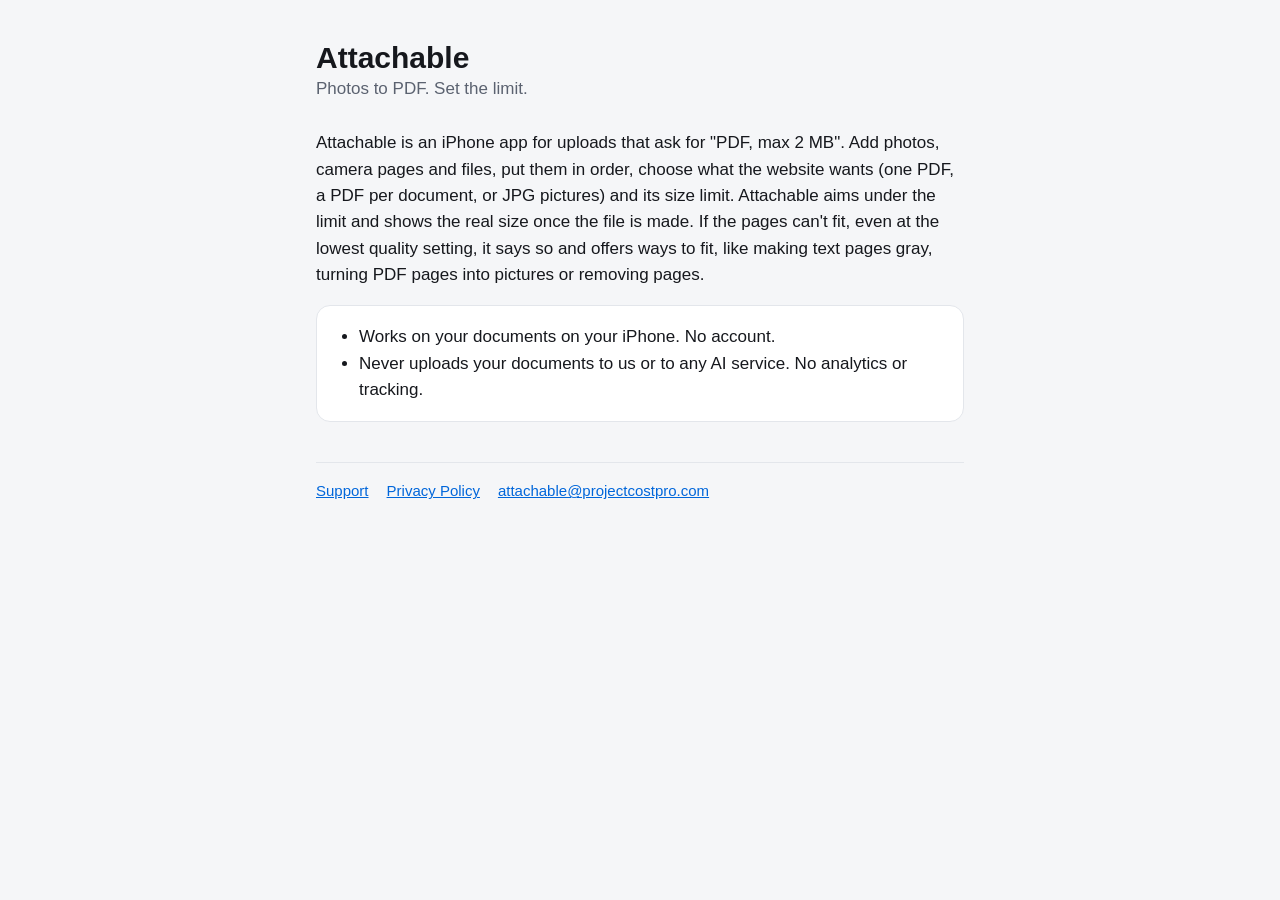
<file: index.html>
<!doctype html>
<html lang="en">
<head>
<meta charset="utf-8">
<meta name="viewport" content="width=device-width, initial-scale=1">
<title>Attachable · Photos to PDF for upload size limits</title>
<meta name="description" content="Attachable for iPhone turns photos and files into one PDF, or JPG pictures, for a website's upload size limit. It aims under the limit, shows the real size, and says if it can't fit.">
<link rel="stylesheet" href="style.css">
</head>
<body>
<main>
<header>
  <div>
    <h1>Attachable</h1>
    <p>Photos to PDF. Set the limit.</p>
  </div>
</header>

<p>Attachable is an iPhone app for uploads that ask for "PDF, max 2 MB". Add photos, camera pages and files, put them in order, choose what the website wants (one PDF, a PDF per document, or JPG pictures) and its size limit. Attachable aims under the limit and shows the real size once the file is made. If the pages can't fit, even at the lowest quality setting, it says so and offers ways to fit, like making text pages gray, turning PDF pages into pictures or removing pages.</p>

<div class="card">
  <ul style="margin:0">
    <li>Works on your documents on your iPhone. No account.</li>
    <li>Never uploads your documents to us or to any AI service. No analytics or tracking.</li>
  </ul>
</div>

<nav>
  <a href="support.html">Support</a>
  <a href="privacy.html">Privacy Policy</a>
  <a href="mailto:attachable@projectcostpro.com">attachable@projectcostpro.com</a>
</nav>
</main>
</body>
</html>
</file>
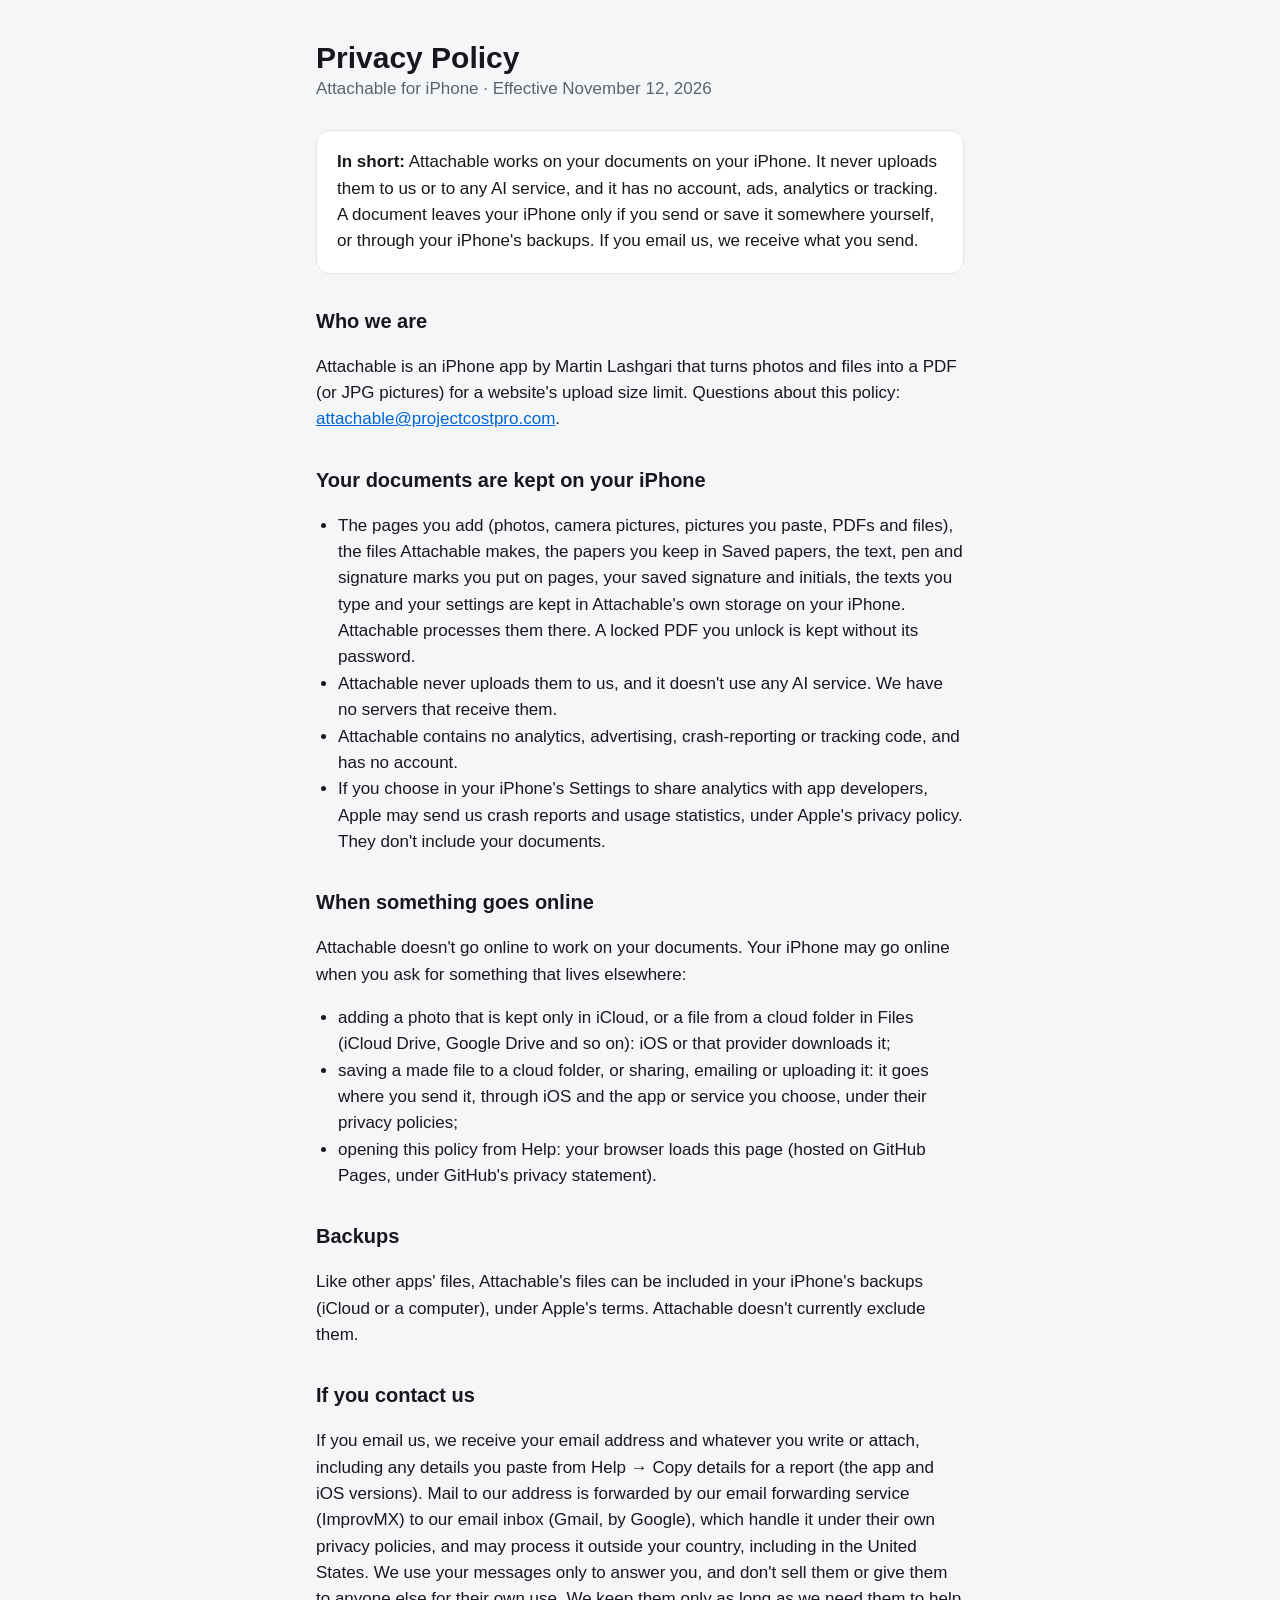
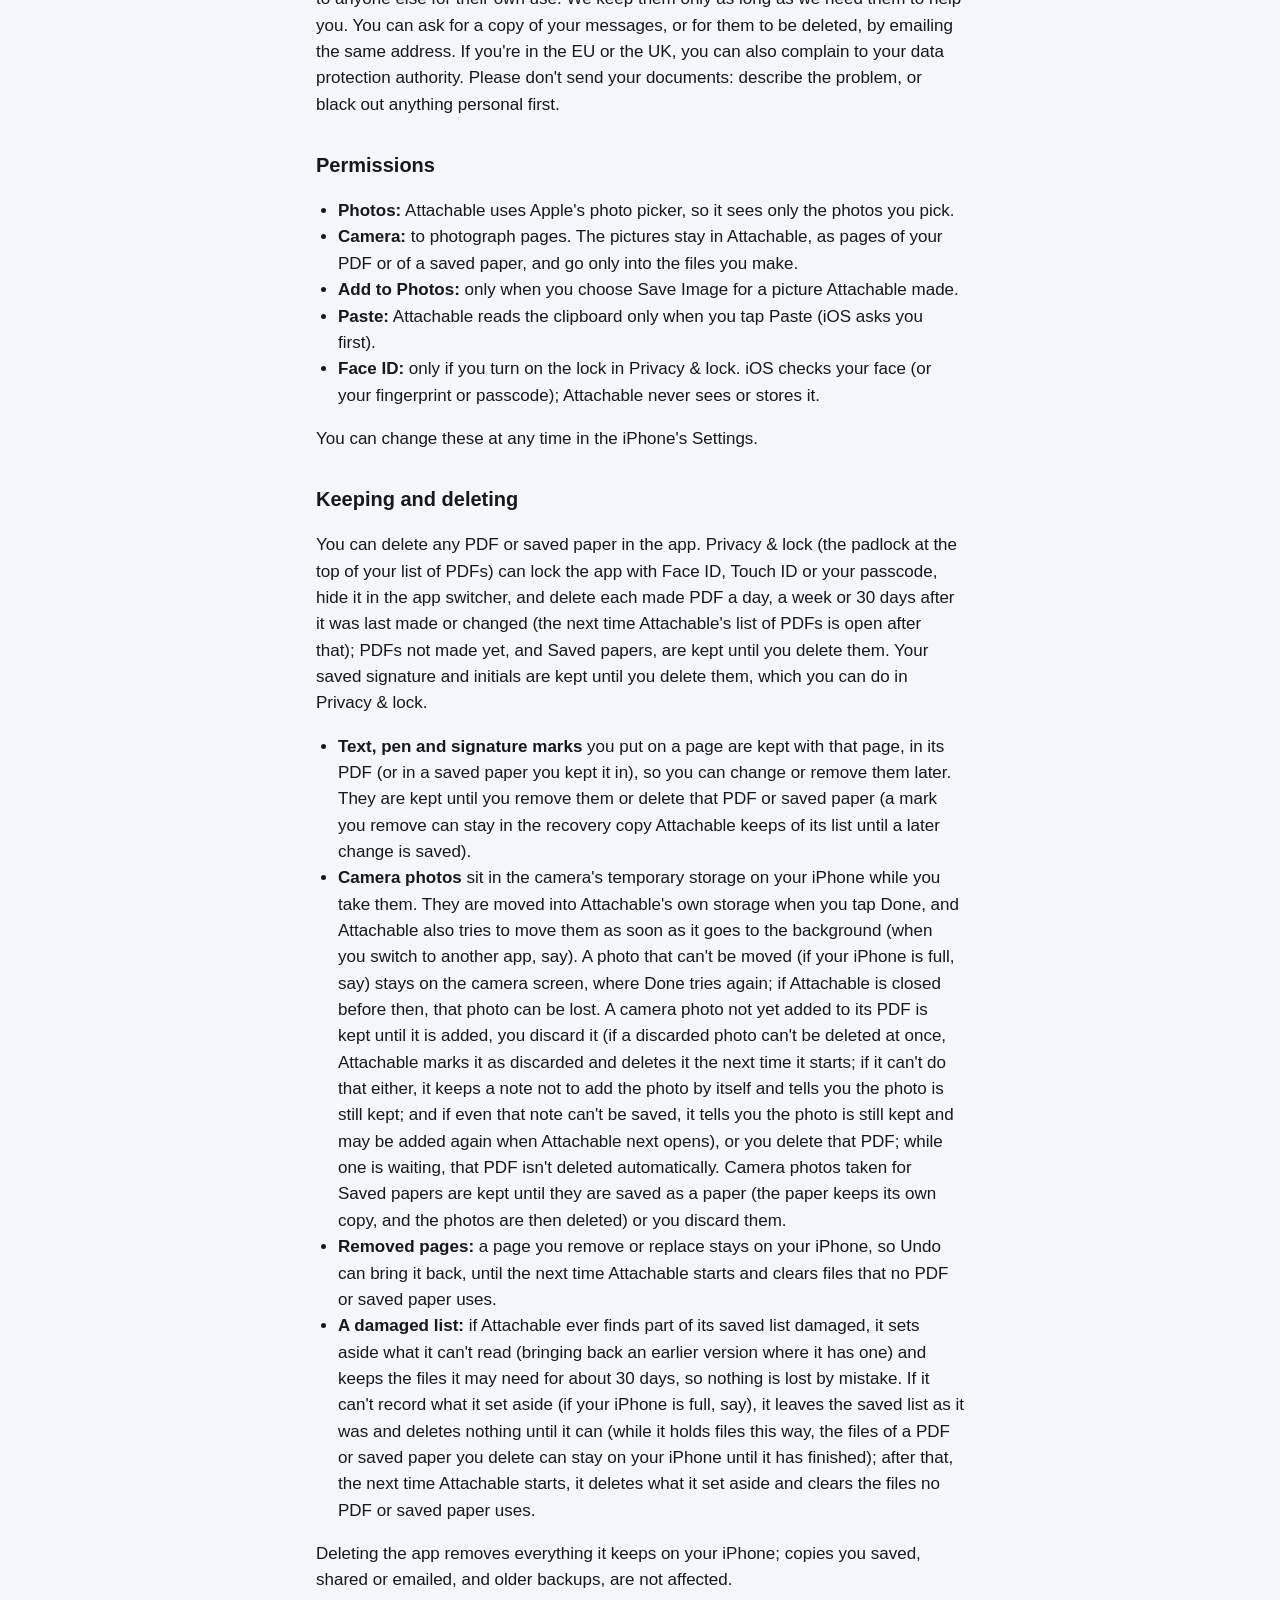
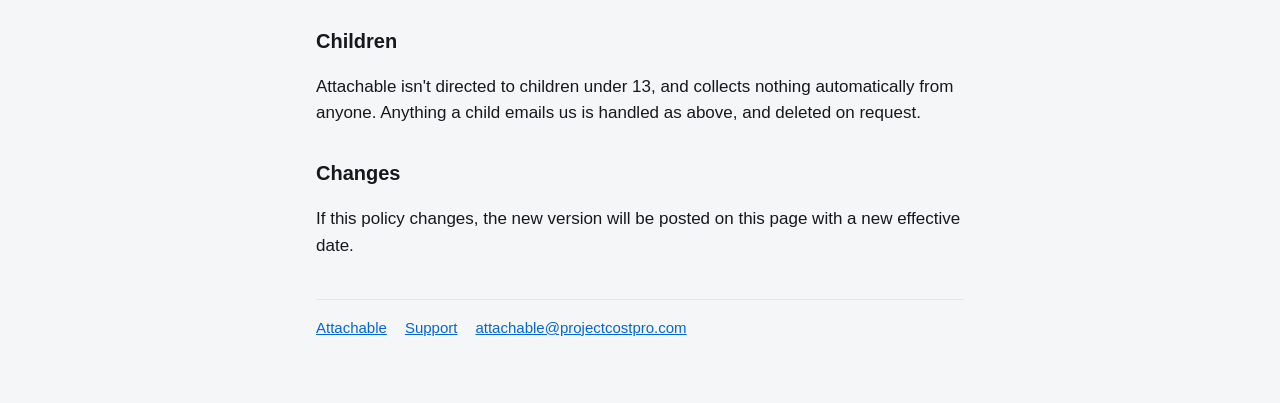
<file: privacy.html>
<!doctype html>
<html lang="en">
<head>
<meta charset="utf-8">
<meta name="viewport" content="width=device-width, initial-scale=1">
<title>Attachable · Privacy Policy</title>
<meta name="description" content="Attachable's privacy policy: your documents are processed on your iPhone and never uploaded to us; no account, analytics or tracking.">
<link rel="stylesheet" href="style.css">
</head>
<body>
<main>
<header>
  <div>
    <h1>Privacy Policy</h1>
    <p>Attachable for iPhone · Effective November 12, 2026</p>
  </div>
</header>

<div class="card">
  <strong>In short:</strong> Attachable works on your documents on your iPhone. It never uploads them to us or to any AI service, and it has no account, ads, analytics or tracking. A document leaves your iPhone only if you send or save it somewhere yourself, or through your iPhone's backups. If you email us, we receive what you send.
</div>

<h2>Who we are</h2>
<p>Attachable is an iPhone app by Martin Lashgari that turns photos and files into a PDF (or JPG pictures) for a website's upload size limit. Questions about this policy: <a href="mailto:attachable@projectcostpro.com">attachable@projectcostpro.com</a>.</p>

<h2>Your documents are kept on your iPhone</h2>
<ul>
  <li>The pages you add (photos, camera pictures, pictures you paste, PDFs and files), the files Attachable makes, the papers you keep in Saved papers, the text, pen and signature marks you put on pages, your saved signature and initials, the texts you type and your settings are kept in Attachable's own storage on your iPhone. Attachable processes them there. A locked PDF you unlock is kept without its password.</li>
  <li>Attachable never uploads them to us, and it doesn't use any AI service. We have no servers that receive them.</li>
  <li>Attachable contains no analytics, advertising, crash-reporting or tracking code, and has no account.</li>
  <li>If you choose in your iPhone's Settings to share analytics with app developers, Apple may send us crash reports and usage statistics, under Apple's privacy policy. They don't include your documents.</li>
</ul>

<h2>When something goes online</h2>
<p>Attachable doesn't go online to work on your documents. Your iPhone may go online when you ask for something that lives elsewhere:</p>
<ul>
  <li>adding a photo that is kept only in iCloud, or a file from a cloud folder in Files (iCloud Drive, Google Drive and so on): iOS or that provider downloads it;</li>
  <li>saving a made file to a cloud folder, or sharing, emailing or uploading it: it goes where you send it, through iOS and the app or service you choose, under their privacy policies;</li>
  <li>opening this policy from Help: your browser loads this page (hosted on GitHub Pages, under GitHub's privacy statement).</li>
</ul>

<h2>Backups</h2>
<p>Like other apps' files, Attachable's files can be included in your iPhone's backups (iCloud or a computer), under Apple's terms. Attachable doesn't currently exclude them.</p>

<h2 id="contact">If you contact us</h2>
<p>If you email us, we receive your email address and whatever you write or attach, including any details you paste from Help → Copy details for a report (the app and iOS versions). Mail to our address is forwarded by our email forwarding service (ImprovMX) to our email inbox (Gmail, by Google), which handle it under their own privacy policies, and may process it outside your country, including in the United States. We use your messages only to answer you, and don't sell them or give them to anyone else for their own use. We keep them only as long as we need them to help you. You can ask for a copy of your messages, or for them to be deleted, by emailing the same address. If you're in the EU or the UK, you can also complain to your data protection authority. Please don't send your documents: describe the problem, or black out anything personal first.</p>

<h2>Permissions</h2>
<ul>
  <li><strong>Photos:</strong> Attachable uses Apple's photo picker, so it sees only the photos you pick.</li>
  <li><strong>Camera:</strong> to photograph pages. The pictures stay in Attachable, as pages of your PDF or of a saved paper, and go only into the files you make.</li>
  <li><strong>Add to Photos:</strong> only when you choose Save Image for a picture Attachable made.</li>
  <li><strong>Paste:</strong> Attachable reads the clipboard only when you tap Paste (iOS asks you first).</li>
  <li><strong>Face ID:</strong> only if you turn on the lock in Privacy &amp; lock. iOS checks your face (or your fingerprint or passcode); Attachable never sees or stores it.</li>
</ul>
<p>You can change these at any time in the iPhone's Settings.</p>

<h2>Keeping and deleting</h2>
<p>You can delete any PDF or saved paper in the app. Privacy &amp; lock (the padlock at the top of your list of PDFs) can lock the app with Face ID, Touch ID or your passcode, hide it in the app switcher, and delete each made PDF a day, a week or 30 days after it was last made or changed (the next time Attachable's list of PDFs is open after that); PDFs not made yet, and Saved papers, are kept until you delete them. Your saved signature and initials are kept until you delete them, which you can do in Privacy &amp; lock.</p>
<ul>
  <li><strong>Text, pen and signature marks</strong> you put on a page are kept with that page, in its PDF (or in a saved paper you kept it in), so you can change or remove them later. They are kept until you remove them or delete that PDF or saved paper (a mark you remove can stay in the recovery copy Attachable keeps of its list until a later change is saved).</li>
  <li><strong>Camera photos</strong> sit in the camera's temporary storage on your iPhone while you take them. They are moved into Attachable's own storage when you tap Done, and Attachable also tries to move them as soon as it goes to the background (when you switch to another app, say). A photo that can't be moved (if your iPhone is full, say) stays on the camera screen, where Done tries again; if Attachable is closed before then, that photo can be lost. A camera photo not yet added to its PDF is kept until it is added, you discard it (if a discarded photo can't be deleted at once, Attachable marks it as discarded and deletes it the next time it starts; if it can't do that either, it keeps a note not to add the photo by itself and tells you the photo is still kept; and if even that note can't be saved, it tells you the photo is still kept and may be added again when Attachable next opens), or you delete that PDF; while one is waiting, that PDF isn't deleted automatically. Camera photos taken for Saved papers are kept until they are saved as a paper (the paper keeps its own copy, and the photos are then deleted) or you discard them.</li>
  <li><strong>Removed pages:</strong> a page you remove or replace stays on your iPhone, so Undo can bring it back, until the next time Attachable starts and clears files that no PDF or saved paper uses.</li>
  <li><strong>A damaged list:</strong> if Attachable ever finds part of its saved list damaged, it sets aside what it can't read (bringing back an earlier version where it has one) and keeps the files it may need for about 30 days, so nothing is lost by mistake. If it can't record what it set aside (if your iPhone is full, say), it leaves the saved list as it was and deletes nothing until it can (while it holds files this way, the files of a PDF or saved paper you delete can stay on your iPhone until it has finished); after that, the next time Attachable starts, it deletes what it set aside and clears the files no PDF or saved paper uses.</li>
</ul>
<p>Deleting the app removes everything it keeps on your iPhone; copies you saved, shared or emailed, and older backups, are not affected.</p>

<h2>Children</h2>
<p>Attachable isn't directed to children under 13, and collects nothing automatically from anyone. Anything a child emails us is handled as above, and deleted on request.</p>

<h2>Changes</h2>
<p>If this policy changes, the new version will be posted on this page with a new effective date.</p>

<nav>
  <a href="./">Attachable</a>
  <a href="support.html">Support</a>
  <a href="mailto:attachable@projectcostpro.com">attachable@projectcostpro.com</a>
</nav>
</main>
</body>
</html>
</file>
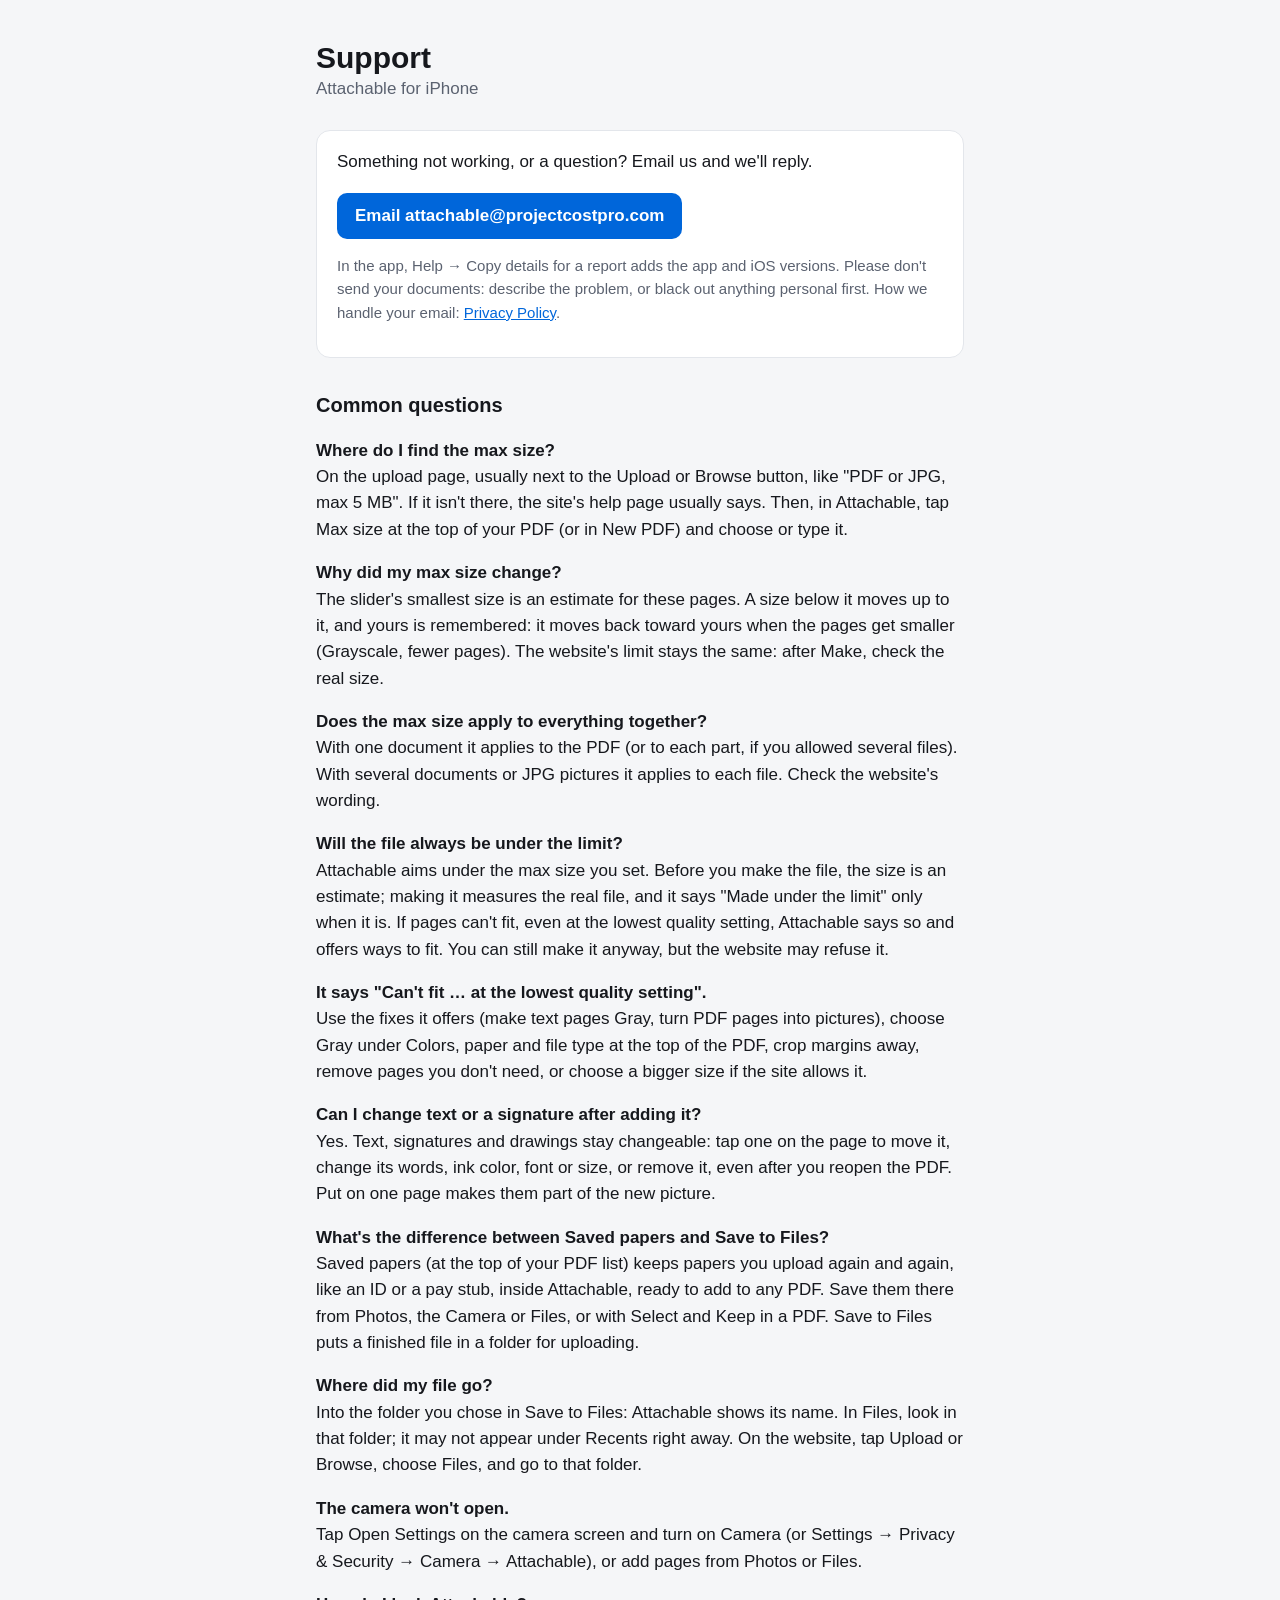
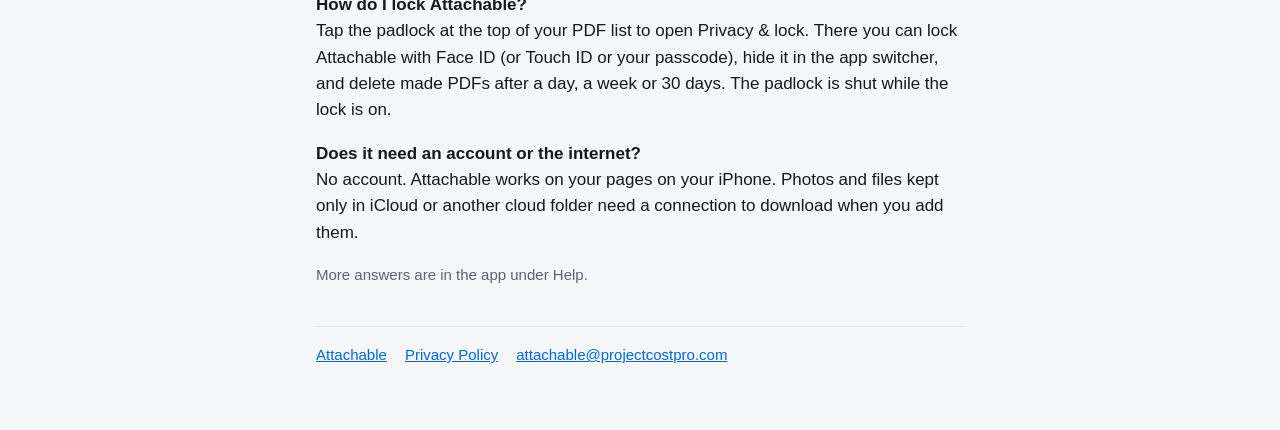
<file: support.html>
<!doctype html>
<html lang="en">
<head>
<meta charset="utf-8">
<meta name="viewport" content="width=device-width, initial-scale=1">
<title>Attachable · Support</title>
<meta name="description" content="Help with Attachable, the iPhone app that turns photos and files into a PDF for a website's upload size limit.">
<link rel="stylesheet" href="style.css">
</head>
<body>
<main>
<header>
  <div>
    <h1>Support</h1>
    <p>Attachable for iPhone</p>
  </div>
</header>

<div class="card">
  <p style="margin-top:0">Something not working, or a question? Email us and we'll reply.</p>
  <a class="button" href="mailto:attachable@projectcostpro.com?subject=Attachable%20help">Email attachable@projectcostpro.com</a>
  <p class="muted">In the app, Help → Copy details for a report adds the app and iOS versions. Please don't send your documents: describe the problem, or black out anything personal first. How we handle your email: <a href="privacy.html#contact">Privacy Policy</a>.</p>
</div>

<h2>Common questions</h2>

<p><strong>Where do I find the max size?</strong><br>
On the upload page, usually next to the Upload or Browse button, like "PDF or JPG, max 5 MB". If it isn't there, the site's help page usually says. Then, in Attachable, tap Max size at the top of your PDF (or in New PDF) and choose or type it.</p>

<p><strong>Why did my max size change?</strong><br>
The slider's smallest size is an estimate for these pages. A size below it moves up to it, and yours is remembered: it moves back toward yours when the pages get smaller (Grayscale, fewer pages). The website's limit stays the same: after Make, check the real size.</p>

<p><strong>Does the max size apply to everything together?</strong><br>
With one document it applies to the PDF (or to each part, if you allowed several files). With several documents or JPG pictures it applies to each file. Check the website's wording.</p>

<p><strong>Will the file always be under the limit?</strong><br>
Attachable aims under the max size you set. Before you make the file, the size is an estimate; making it measures the real file, and it says "Made under the limit" only when it is. If pages can't fit, even at the lowest quality setting, Attachable says so and offers ways to fit. You can still make it anyway, but the website may refuse it.</p>

<p><strong>It says "Can't fit … at the lowest quality setting".</strong><br>
Use the fixes it offers (make text pages Gray, turn PDF pages into pictures), choose Gray under Colors, paper and file type at the top of the PDF, crop margins away, remove pages you don't need, or choose a bigger size if the site allows it.</p>

<p><strong>Can I change text or a signature after adding it?</strong><br>
Yes. Text, signatures and drawings stay changeable: tap one on the page to move it, change its words, ink color, font or size, or remove it, even after you reopen the PDF. Put on one page makes them part of the new picture.</p>

<p><strong>What's the difference between Saved papers and Save to Files?</strong><br>
Saved papers (at the top of your PDF list) keeps papers you upload again and again, like an ID or a pay stub, inside Attachable, ready to add to any PDF. Save them there from Photos, the Camera or Files, or with Select and Keep in a PDF. Save to Files puts a finished file in a folder for uploading.</p>

<p><strong>Where did my file go?</strong><br>
Into the folder you chose in Save to Files: Attachable shows its name. In Files, look in that folder; it may not appear under Recents right away. On the website, tap Upload or Browse, choose Files, and go to that folder.</p>

<p><strong>The camera won't open.</strong><br>
Tap Open Settings on the camera screen and turn on Camera (or Settings → Privacy &amp; Security → Camera → Attachable), or add pages from Photos or Files.</p>

<p><strong>How do I lock Attachable?</strong><br>
Tap the padlock at the top of your PDF list to open Privacy &amp; lock. There you can lock Attachable with Face ID (or Touch ID or your passcode), hide it in the app switcher, and delete made PDFs after a day, a week or 30 days. The padlock is shut while the lock is on.</p>

<p><strong>Does it need an account or the internet?</strong><br>
No account. Attachable works on your pages on your iPhone. Photos and files kept only in iCloud or another cloud folder need a connection to download when you add them.</p>

<p class="muted">More answers are in the app under Help.</p>

<nav>
  <a href="./">Attachable</a>
  <a href="privacy.html">Privacy Policy</a>
  <a href="mailto:attachable@projectcostpro.com">attachable@projectcostpro.com</a>
</nav>
</main>
</body>
</html>
</file>
<file: style.css>
:root {
  --bg: #f5f6f8;
  --surface: #ffffff;
  --text: #16181d;
  --muted: #5b6270;
  --tint: #0066da;
  --border: #e3e6eb;
  /* Filled buttons have their own colors: white text stays at least 4.5:1 in both themes (Codex audit 032 A2). */
  --button-bg: #0066da; /* white on it: 5.37:1 */
  --button-text: #ffffff;
  color-scheme: light dark;
}
@media (prefers-color-scheme: dark) {
  :root {
    --bg: #0f1115;
    --surface: #1a1d23;
    --text: #eef0f3;
    --muted: #a3aab6;
    --tint: #5aa2ff;
    --border: #2a2e36;
    --button-bg: #0a5bc4; /* white on it: 6.35:1; links keep --tint, 6.47:1 on the cards */
    --button-text: #ffffff;
  }
}
* { box-sizing: border-box; }
body {
  margin: 0;
  background: var(--bg);
  color: var(--text);
  font: 17px/1.55 -apple-system, BlinkMacSystemFont, "Segoe UI", Roboto, Helvetica, Arial, sans-serif;
}
main { max-width: 680px; margin: 0 auto; padding: 40px 16px 64px; }
header { display: flex; align-items: center; gap: 14px; margin-bottom: 28px; }
header img { width: 56px; height: 56px; border-radius: 13px; }
header p { margin: 0; color: var(--muted); }
h1 { font-size: 30px; line-height: 1.2; margin: 0; }
h2 { font-size: 20px; margin: 32px 0 8px; }
p, li { color: var(--text); }
.muted { color: var(--muted); font-size: 15px; }
.card { background: var(--surface); border: 1px solid var(--border); border-radius: 14px; padding: 18px 20px; margin: 16px 0; }
a { color: var(--tint); }
nav { display: flex; gap: 18px; flex-wrap: wrap; margin-top: 40px; padding-top: 16px; border-top: 1px solid var(--border); font-size: 15px; }
.button { display: inline-block; max-width: 100%; overflow-wrap: anywhere; background: var(--button-bg); color: var(--button-text); text-decoration: none; padding: 10px 18px; border-radius: 10px; font-weight: 600; }
ul { padding-left: 22px; }
/* Long addresses (the support email) wrap on narrow phones instead of widening the page. */
p, li, nav a { overflow-wrap: anywhere; }
</file>
